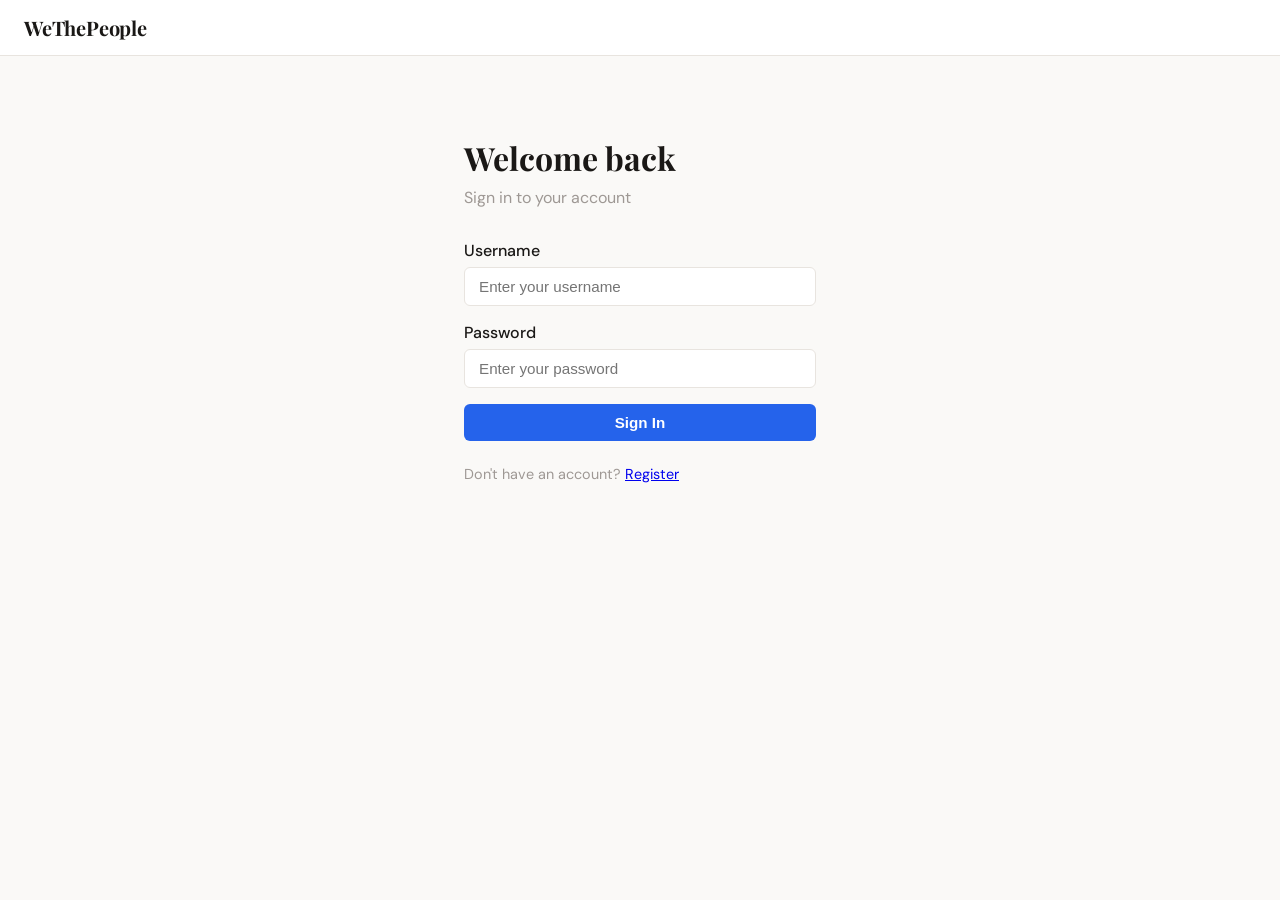
<file: templates/login.html>
<!doctype html>
<html lang="en" data-theme="light">
  <head>
    <meta charset="UTF-8" />
    <meta name="viewport" content="width=device-width, initial-scale=1.0" />
    <title>Login — WeThePeople</title>
    <link rel="stylesheet" href="/static/css/style.css" />
    <link
      href="https://fonts.googleapis.com/css2?family=Playfair+Display:wght@600;700&family=DM+Sans:wght@400;500;600&display=swap"
      rel="stylesheet"
    />
  </head>
  <body>
    <header>
      <div class="header-left">
        <a class="site-title" href="/">WeThePeople</a>
      </div>
    </header>

    <main style="max-width: 400px; margin: 80px auto; padding: 0 24px">
      <h1
        style="
          font-family: &quot;Playfair Display&quot;, serif;
          margin-bottom: 8px;
        "
      >
        Welcome back
      </h1>
      <p style="color: var(--text-muted); margin-bottom: 32px">
        Sign in to your account
      </p>

      <div
        id="error-msg"
        style="display: none; color: red; margin-bottom: 16px"
      ></div>

      <div style="display: flex; flex-direction: column; gap: 16px">
        <div>
          <label style="display: block; margin-bottom: 6px; font-weight: 500"
            >Username</label
          >
          <input
            id="username"
            type="text"
            placeholder="Enter your username"
            style="
              width: 100%;
              padding: 10px 14px;
              border: 1px solid var(--border);
              border-radius: 6px;
              font-size: 0.95rem;
              box-sizing: border-box;
            "
          />
        </div>
        <div>
          <label style="display: block; margin-bottom: 6px; font-weight: 500"
            >Password</label
          >
          <input
            id="password"
            type="password"
            placeholder="Enter your password"
            style="
              width: 100%;
              padding: 10px 14px;
              border: 1px solid var(--border);
              border-radius: 6px;
              font-size: 0.95rem;
              box-sizing: border-box;
            "
          />
        </div>
        <button
          onclick="login()"
          style="
            padding: 10px;
            background: var(--accent);
            color: white;
            border: none;
            border-radius: 6px;
            font-weight: 600;
            font-size: 0.95rem;
            cursor: pointer;
          "
        >
          Sign In
        </button>
      </div>

      <p style="margin-top: 24px; color: var(--text-muted); font-size: 0.9rem">
        Don't have an account? <a href="/register">Register</a>
      </p>
    </main>

    <script>
      async function login() {
        const username = document.getElementById("username").value;
        const password = document.getElementById("password").value;
        const errorMsg = document.getElementById("error-msg");

        // OAuth2 requires form data, not JSON
        const formData = new URLSearchParams();
        formData.append("username", username);
        formData.append("password", password);

        try {
          const res = await fetch("/users/login", {
            method: "POST",
            headers: { "Content-Type": "application/x-www-form-urlencoded" },
            body: formData,
          });

          if (!res.ok) {
            errorMsg.style.display = "block";
            errorMsg.textContent = "Invalid username or password.";
            return;
          }

          const data = await res.json();
          localStorage.setItem("token", data.access_token);
          window.location.href = "/";
        } catch (err) {
          errorMsg.style.display = "block";
          errorMsg.textContent = "Something went wrong. Try again.";
        }
      }
    </script>
  </body>
</html>
</file>
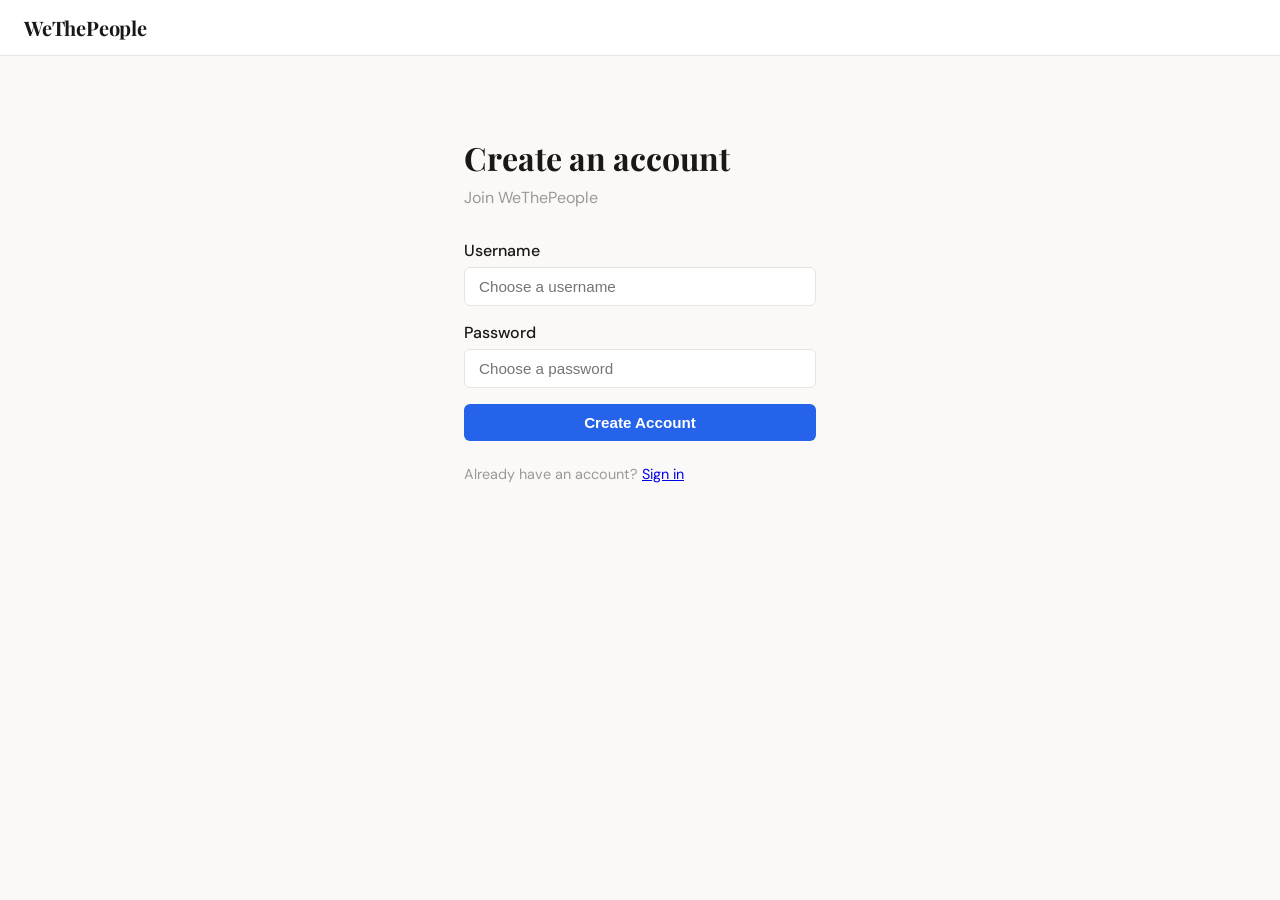
<file: templates/register.html>
<!doctype html>
<html lang="en" data-theme="light">
  <head>
    <meta charset="UTF-8" />
    <meta name="viewport" content="width=device-width, initial-scale=1.0" />
    <title>Register — WeThePeople</title>
    <link rel="stylesheet" href="/static/css/style.css" />
    <link
      href="https://fonts.googleapis.com/css2?family=Playfair+Display:wght@600;700&family=DM+Sans:wght@400;500;600&display=swap"
      rel="stylesheet"
    />
  </head>
  <body>
    <header>
      <div class="header-left">
        <a class="site-title" href="/">WeThePeople</a>
      </div>
    </header>

    <main style="max-width: 400px; margin: 80px auto; padding: 0 24px">
      <h1
        style="
          font-family: &quot;Playfair Display&quot;, serif;
          margin-bottom: 8px;
        "
      >
        Create an account
      </h1>
      <p style="color: var(--text-muted); margin-bottom: 32px">
        Join WeThePeople
      </p>

      <div
        id="error-msg"
        style="display: none; color: red; margin-bottom: 16px"
      ></div>
      <div
        id="success-msg"
        style="display: none; color: green; margin-bottom: 16px"
      ></div>

      <div style="display: flex; flex-direction: column; gap: 16px">
        <div>
          <label style="display: block; margin-bottom: 6px; font-weight: 500"
            >Username</label
          >
          <input
            id="username"
            type="text"
            placeholder="Choose a username"
            style="
              width: 100%;
              padding: 10px 14px;
              border: 1px solid var(--border);
              border-radius: 6px;
              font-size: 0.95rem;
              box-sizing: border-box;
            "
          />
        </div>
        <div>
          <label style="display: block; margin-bottom: 6px; font-weight: 500"
            >Password</label
          >
          <input
            id="password"
            type="password"
            placeholder="Choose a password"
            style="
              width: 100%;
              padding: 10px 14px;
              border: 1px solid var(--border);
              border-radius: 6px;
              font-size: 0.95rem;
              box-sizing: border-box;
            "
          />
        </div>
        <button
          onclick="register()"
          style="
            padding: 10px;
            background: var(--accent);
            color: white;
            border: none;
            border-radius: 6px;
            font-weight: 600;
            font-size: 0.95rem;
            cursor: pointer;
          "
        >
          Create Account
        </button>
      </div>

      <p style="margin-top: 24px; color: var(--text-muted); font-size: 0.9rem">
        Already have an account? <a href="/login">Sign in</a>
      </p>
    </main>

    <script>
      async function register() {
        const username = document.getElementById("username").value;
        const password = document.getElementById("password").value;
        const errorMsg = document.getElementById("error-msg");
        const successMsg = document.getElementById("success-msg");

        try {
          const res = await fetch("/users/register", {
            method: "POST",
            headers: { "Content-Type": "application/json" },
            body: JSON.stringify({ username, password }),
          });

          if (!res.ok) {
            const data = await res.json();
            errorMsg.style.display = "block";
            errorMsg.textContent = data.detail || "Registration failed.";
            return;
          }

          successMsg.style.display = "block";
          successMsg.textContent = "Account created! Redirecting to login...";
          setTimeout(() => (window.location.href = "/login"), 1500);
        } catch (err) {
          errorMsg.style.display = "block";
          errorMsg.textContent = "Something went wrong. Try again.";
        }
      }
    </script>
  </body>
</html>
</file>
<file: static/css/style.css>
:root {
  --bg: #faf9f7;
  --surface: #ffffff;
  --border: #e8e4df;
  --text-primary: #1a1816;
  --text-secondary: #6b6560;
  --text-muted: #9e9894;
  --accent: #2563eb;
  --accent-hover: #1d4ed8;
  --tag-bg: #eef2ff;
  --tag-color: #3b52c4;
  --nav-hover: #f0ece8;
  --footer-bg: #1a1816;
  --footer-text: #c4bfba;
  --shadow: 0 1px 3px rgba(0, 0, 0, 0.06), 0 1px 2px rgba(0, 0, 0, 0.04);
}
[data-theme="dark"] {
  --bg: #111110;
  --surface: #1c1b1a;
  --border: #2e2c2a;
  --text-primary: #f0ede8;
  --text-secondary: #a09b96;
  --text-muted: #6b6560;
  --accent: #60a5fa;
  --accent-hover: #93c5fd;
  --tag-bg: #1e2a3a;
  --tag-color: #93c5fd;
  --nav-hover: #242321;
  --footer-bg: #0a0a09;
  --footer-text: #6b6560;
  --shadow: 0 1px 3px rgba(0, 0, 0, 0.3);
}

*,
*::before,
*::after {
  box-sizing: border-box;
  margin: 0;
  padding: 0;
}

body {
  font-family: "DM Sans", sans-serif;
  background: var(--bg);
  color: var(--text-primary);
  transition:
    background 0.25s,
    color 0.25s;
  min-height: 100vh;
  display: flex;
  flex-direction: column;
}

/* ── HEADER ── */
header {
  position: sticky;
  top: 0;
  z-index: 100;
  background: var(--surface);
  border-bottom: 1px solid var(--border);
  display: flex;
  align-items: center;
  padding: 0 24px;
  height: 56px;
  gap: 16px;
}
.header-left {
  display: flex;
  align-items: center;
  gap: 8px;
}
.hamburger {
  background: none;
  border: none;
  cursor: pointer;
  color: var(--text-secondary);
  display: flex;
  align-items: center;
  padding: 6px;
  border-radius: 6px;
}
.hamburger:hover {
  background: var(--nav-hover);
}
.site-title {
  font-family: "Playfair Display", serif;
  font-size: 1.25rem;
  font-weight: 700;
  letter-spacing: -0.01em;
  color: var(--text-primary);
  text-decoration: none;
}
.header-center {
  flex: 1;
  display: flex;
  justify-content: center;
}
nav {
  display: flex;
  gap: 2px;
}
nav a {
  font-size: 0.8rem;
  font-weight: 500;
  color: var(--text-secondary);
  text-decoration: none;
  padding: 6px 10px;
  border-radius: 6px;
  transition:
    color 0.15s,
    background 0.15s;
}
nav a:hover {
  background: var(--nav-hover);
  color: var(--text-primary);
}
nav a.active {
  color: var(--text-primary);
  border-bottom: 2px solid var(--text-primary);
  border-radius: 0;
  padding-bottom: 4px;
}
.header-right {
  display: flex;
  align-items: center;
  gap: 8px;
}
.icon-btn {
  background: none;
  border: none;
  cursor: pointer;
  color: var(--text-secondary);
  display: flex;
  align-items: center;
  padding: 6px;
  border-radius: 6px;
  transition:
    background 0.15s,
    color 0.15s;
}
.icon-btn:hover {
  background: var(--nav-hover);
  color: var(--text-primary);
}
.login-btn {
  font-family: "DM Sans", sans-serif;
  font-size: 0.8rem;
  font-weight: 600;
  color: var(--surface);
  background: var(--text-primary);
  border: none;
  cursor: pointer;
  padding: 7px 16px;
  border-radius: 7px;
  letter-spacing: 0.01em;
  transition: opacity 0.15s;
}
.login-btn:hover {
  opacity: 0.82;
}

/* ── MAIN ── */
main {
  flex: 1;
  max-width: 1080px;
  margin: 0 auto;
  padding: 32px 24px;
  width: 100%;
}

/* ── HERO SECTION ── */
.hero {
  display: grid;
  grid-template-columns: 1fr 320px;
  gap: 32px;
  margin-bottom: 48px;
  align-items: start;
}
.hero-featured {
  display: flex;
  flex-direction: column;
  gap: 14px;
}
.hero-img {
  width: 100%;
  aspect-ratio: 16/9;
  border-radius: 10px;
  object-fit: cover;
  background: linear-gradient(
    135deg,
    #0f172a 0%,
    #1e293b 40%,
    #7c3aed 70%,
    #2563eb 100%
  );
  overflow: hidden;
  position: relative;
}
.hero-img-placeholder {
  width: 100%;
  height: 100%;
  display: flex;
  align-items: center;
  justify-content: center;
  font-size: 3rem;
  background: linear-gradient(135deg, #0f172a, #1e3a5f, #6d28d9);
  color: #4a90e2;
  font-family: "Source Code Pro", monospace;
}
.code-preview {
  width: 100%;
  height: 220px;
  background: linear-gradient(135deg, #0d1117 0%, #161b22 50%, #0d1117 100%);
  border-radius: 10px;
  padding: 18px;
  overflow: hidden;
  position: relative;
}
.code-line {
  height: 10px;
  border-radius: 4px;
  margin-bottom: 8px;
  opacity: 0.7;
}
.hero-title {
  font-family: "Playfair Display", serif;
  font-size: 1.6rem;
  font-weight: 700;
  line-height: 1.25;
  color: var(--text-primary);
}
.hero-desc {
  font-size: 0.9rem;
  color: var(--text-secondary);
  line-height: 1.55;
}
.meta {
  display: flex;
  align-items: center;
  gap: 10px;
}
.tag {
  font-size: 0.7rem;
  font-weight: 600;
  background: var(--tag-bg);
  color: var(--tag-color);
  padding: 3px 9px;
  border-radius: 20px;
  text-transform: uppercase;
  letter-spacing: 0.04em;
}
.meta-time {
  font-size: 0.75rem;
  color: var(--text-muted);
}

/* ── SIDEBAR ── */
.sidebar-list {
  display: flex;
  flex-direction: column;
  gap: 0;
}
.sidebar-item {
  display: grid;
  grid-template-columns: 1fr 72px;
  gap: 12px;
  padding: 14px 0;
  border-bottom: 1px solid var(--border);
  align-items: start;
  cursor: pointer;
}
.sidebar-item:first-child {
  padding-top: 0;
}
.sidebar-item:last-child {
  border-bottom: none;
}
.sidebar-item:hover .sidebar-title {
  color: var(--accent);
}
.sidebar-title {
  font-family: "Source Serif 4", serif;
  font-size: 0.88rem;
  font-weight: 600;
  line-height: 1.35;
  color: var(--text-primary);
  transition: color 0.15s;
}
.sidebar-desc {
  font-size: 0.75rem;
  color: var(--text-secondary);
  margin-top: 4px;
  line-height: 1.4;
}
.sidebar-thumb {
  width: 72px;
  height: 54px;
  border-radius: 6px;
  object-fit: cover;
  background: var(--border);
  flex-shrink: 0;
  overflow: hidden;
}
.thumb-wellness {
  background: linear-gradient(135deg, #f0fdf4, #bbf7d0, #6ee7b7);
}
.thumb-finance {
  background: linear-gradient(135deg, #eff6ff, #bfdbfe, #93c5fd);
}
.thumb-productivity {
  background: linear-gradient(135deg, #fff7ed, #fed7aa, #fb923c);
}
.thumb-clothes {
  background: linear-gradient(135deg, #fdf4ff, #e9d5ff, #c084fc);
  display: flex;
  align-items: center;
  justify-content: center;
  font-size: 1.4rem;
}

/* ── SECTION HEADING ── */
.section-header {
  display: flex;
  justify-content: space-between;
  align-items: baseline;
  margin-bottom: 20px;
}
.section-title {
  font-family: "Playfair Display", serif;
  font-size: 1.2rem;
  font-weight: 700;
  color: var(--text-primary);
}
.view-all {
  font-size: 0.8rem;
  font-weight: 500;
  color: var(--accent);
  text-decoration: none;
}
.view-all:hover {
  text-decoration: underline;
}

/* ── CARD GRID ── */
.card-grid {
  display: grid;
  grid-template-columns: repeat(3, 1fr);
  gap: 24px;
  margin-bottom: 48px;
}
.card {
  background: var(--surface);
  border: 1px solid var(--border);
  border-radius: 10px;
  overflow: hidden;
  box-shadow: var(--shadow);
  cursor: pointer;
  transition:
    box-shadow 0.2s,
    transform 0.2s;
}
.card:hover {
  box-shadow: 0 4px 12px rgba(0, 0, 0, 0.1);
  transform: translateY(-2px);
}
.card-img {
  width: 100%;
  aspect-ratio: 16/9;
  object-fit: cover;
}
.card-img-code {
  background: linear-gradient(135deg, #0d1117, #1e2d3d, #163152);
  display: flex;
  align-items: center;
  justify-content: center;
}
.card-img-math {
  background: linear-gradient(135deg, #f8fafc, #e2e8f0, #cbd5e1);
  display: flex;
  align-items: center;
  justify-content: center;
  font-size: 1.2rem;
  color: #334155;
}
.card-img-robot {
  background: linear-gradient(135deg, #1e1b4b, #312e81, #4c1d95);
  display: flex;
  align-items: center;
  justify-content: center;
  font-size: 2rem;
}
.card-img-promises {
  background: linear-gradient(135deg, #0f172a, #1e293b, #334155);
  display: flex;
  align-items: center;
  justify-content: center;
  font-size: 2rem;
}
.card-img-wardrobe {
  background: linear-gradient(135deg, #fdf4ff, #ede9fe, #ddd6fe);
  display: flex;
  align-items: center;
  justify-content: center;
  font-size: 2rem;
}
.card-img-meditation {
  background: linear-gradient(135deg, #f0fdf4, #dcfce7, #bbf7d0);
  display: flex;
  align-items: center;
  justify-content: center;
  font-size: 2rem;
}
.card-body {
  padding: 14px 16px 16px;
}
.card-title {
  font-family: "Source Serif 4", serif;
  font-size: 0.95rem;
  font-weight: 600;
  line-height: 1.35;
  color: var(--text-primary);
  margin-bottom: 6px;
}
.card-desc {
  font-size: 0.78rem;
  color: var(--text-secondary);
  line-height: 1.5;
  margin-bottom: 10px;
}
.card-meta {
  display: flex;
  align-items: center;
  gap: 8px;
  flex-wrap: wrap;
}
.read-time {
  font-size: 0.7rem;
  color: var(--text-muted);
}

/* ── FOOTER ── */
footer {
  background: var(--footer-bg);
  color: var(--footer-text);
  padding: 48px 24px 28px;
  margin-top: auto;
}
.footer-inner {
  max-width: 1080px;
  margin: 0 auto;
}
.footer-top {
  display: grid;
  grid-template-columns: 2fr 1fr 1fr 1fr;
  gap: 40px;
  margin-bottom: 36px;
}
.footer-brand .site-title-footer {
  font-family: "Playfair Display", serif;
  font-size: 1.3rem;
  font-weight: 700;
  color: #f0ede8;
  display: block;
  margin-bottom: 10px;
}
.footer-tagline {
  font-size: 0.82rem;
  color: var(--footer-text);
  line-height: 1.6;
  max-width: 220px;
}
.footer-col h4 {
  font-size: 0.75rem;
  font-weight: 700;
  text-transform: uppercase;
  letter-spacing: 0.08em;
  color: #f0ede8;
  margin-bottom: 14px;
}
.footer-col a {
  display: block;
  font-size: 0.82rem;
  color: var(--footer-text);
  text-decoration: none;
  margin-bottom: 8px;
  transition: color 0.15s;
}
.footer-col a:hover {
  color: #f0ede8;
}
.footer-bottom {
  border-top: 1px solid #2e2c2a;
  padding-top: 20px;
  display: flex;
  justify-content: space-between;
  align-items: center;
}
.footer-copy {
  font-size: 0.75rem;
  color: #4a4642;
}
.footer-legal {
  display: flex;
  gap: 20px;
}
.footer-legal a {
  font-size: 0.75rem;
  color: #4a4642;
  text-decoration: none;
}
.footer-legal a:hover {
  color: var(--footer-text);
}

/* ── DIVIDER ── */
.divider {
  border: none;
  border-top: 1px solid var(--border);
  margin: 0 0 40px;
}

/* fake code lines */
.cl1 {
  width: 60%;
  background: #58a6ff;
}
.cl2 {
  width: 80%;
  background: #d2a679;
}
.cl3 {
  width: 45%;
  background: #7ee787;
}
.cl4 {
  width: 70%;
  background: #ff7b72;
}
.cl5 {
  width: 55%;
  background: #ffa657;
}
.cl6 {
  width: 85%;
  background: #58a6ff;
}
.cl7 {
  width: 40%;
  background: #d2a679;
}
.cl8 {
  width: 65%;
  background: #7ee787;
}
.cl9 {
  width: 50%;
  background: #e2c08d;
}
.cl10 {
  width: 75%;
  background: #ff7b72;
}
.cl11 {
  width: 30%;
  background: #58a6ff;
}
.cl12 {
  width: 90%;
  background: #ffa657;
}

.post-stats {
  display: flex;
  align-items: center;
  gap: 8px;
  margin-left: auto;
}
.stat-item {
  font-size: 0.7rem;
  color: var(--text-muted);
  white-space: nowrap;
}
.math-eq {
  font-family: "Georgia", serif;
  font-size: 0.75rem;
  text-align: center;
  color: #334155;
  line-height: 1.8;
}
</file>
